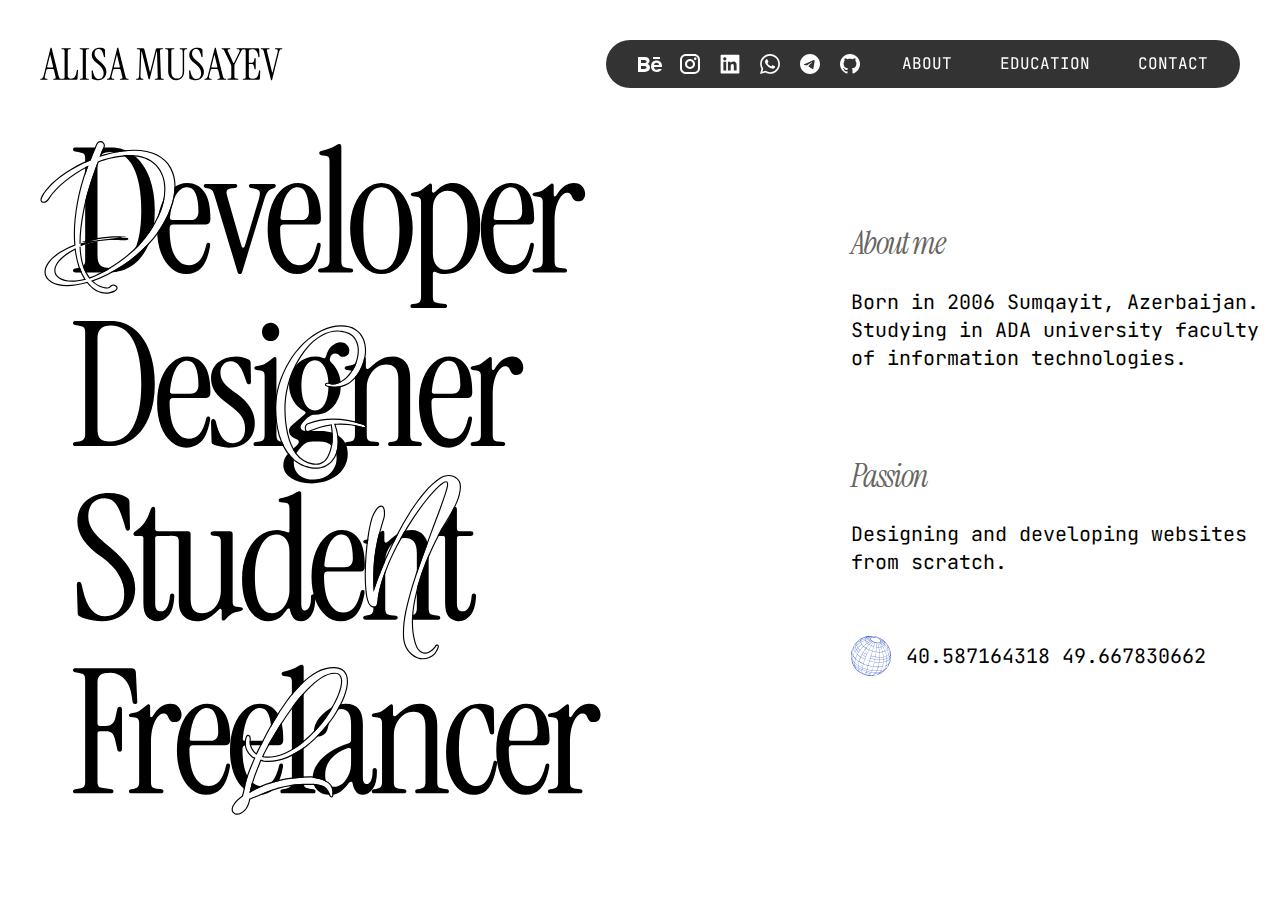
<file: index.html>
<!DOCTYPE html>
<html lang="en">
<head>
    <meta charset="UTF-8">
    <meta name="viewport" content="width=device-width, initial-scale=1.0">
    <title>Alisa Musayev</title>
    <link rel="stylesheet" href="style.css">
    <link rel="preconnect" href="https://fonts.googleapis.com">
    <link rel="preconnect" href="https://fonts.gstatic.com" crossorigin>
    <link href="https://fonts.googleapis.com/css2?family=JetBrains+Mono:ital,wght@0,100..800;1,100..800&display=swap" rel="stylesheet">
    <link rel="preconnect" href="https://fonts.googleapis.com">
    <link rel="preconnect" href="https://fonts.gstatic.com" crossorigin>
    <link href="https://fonts.googleapis.com/css2?family=Instrument+Serif:ital@0;1&display=swap" rel="stylesheet">
</head>
<body>
    <nav> 
        <a href="index.html"><img src="img/logo.svg" alt="" class="logo"></a>
        <div class="header__links">
            <div class="header__icons">
                <a href="https://www.behance.net/zoomxrist" target="_blank"><img src="img/icons/behance.svg" alt="" class="header__icon"></a>
                <a href="https://www.instagram.com/zoom.design/" target="_blank"><img src="img/icons/instagram.svg" alt="" class="header__icon"></a>
                <a href="https://www.linkedin.com/in/%C9%99lisa-musayev-56a969206/" target="_blank"><img src="img/icons/linkedin.svg" alt="" class="header__icon"></a>
                <a href="https://wa.me/+994553384542" target="_blank"><img src="img/icons/whatsapp.svg" alt="" class="header__icon"></a>
                <a href="https://t.me/zoomxrist" target="_blank"><img src="img/icons/telegram.svg" alt="" class="header__icon"></a>
                <a href="https://github.com/amusayevv" target="_blank"><img src="img/icons/github.svg" alt="" class="header__icon"></a>
            </div>

            <div class="header__texts">
                <a href="index.html" class="header__text">About</a>
                <a href="education.html" class="header__text">Education</a>
                <a href="contact.html" class="header__text">Contact</a>
            </div>
        </div>
    </nav>

    <div class="content__flex">
        <img src="img/H1.svg" alt="" class="heading__text">
        
        <div class="content__texts">
            <h5 class="content__header">About me</h5>
            <p class="content__text">Born in 2006 Sumqayit, Azerbaijan. Studying in ADA university faculty of information technologies.</p>
            <h5 class="content__header">Passion</h5>
            <p class="content__text">Designing and developing websites from scratch.</p>
            <a href="https://maps.app.goo.gl/6QfsC179wCPg91XY9" target="_blank" class="location__flex">
                <img src="img/location.svg" alt="" class="location__icon">
                <div class="location__text">40.587164318 49.667830662</div>
            </a>
        </div>
    </div>
</body>

<script src="script.js"></script>
</html>
</file>
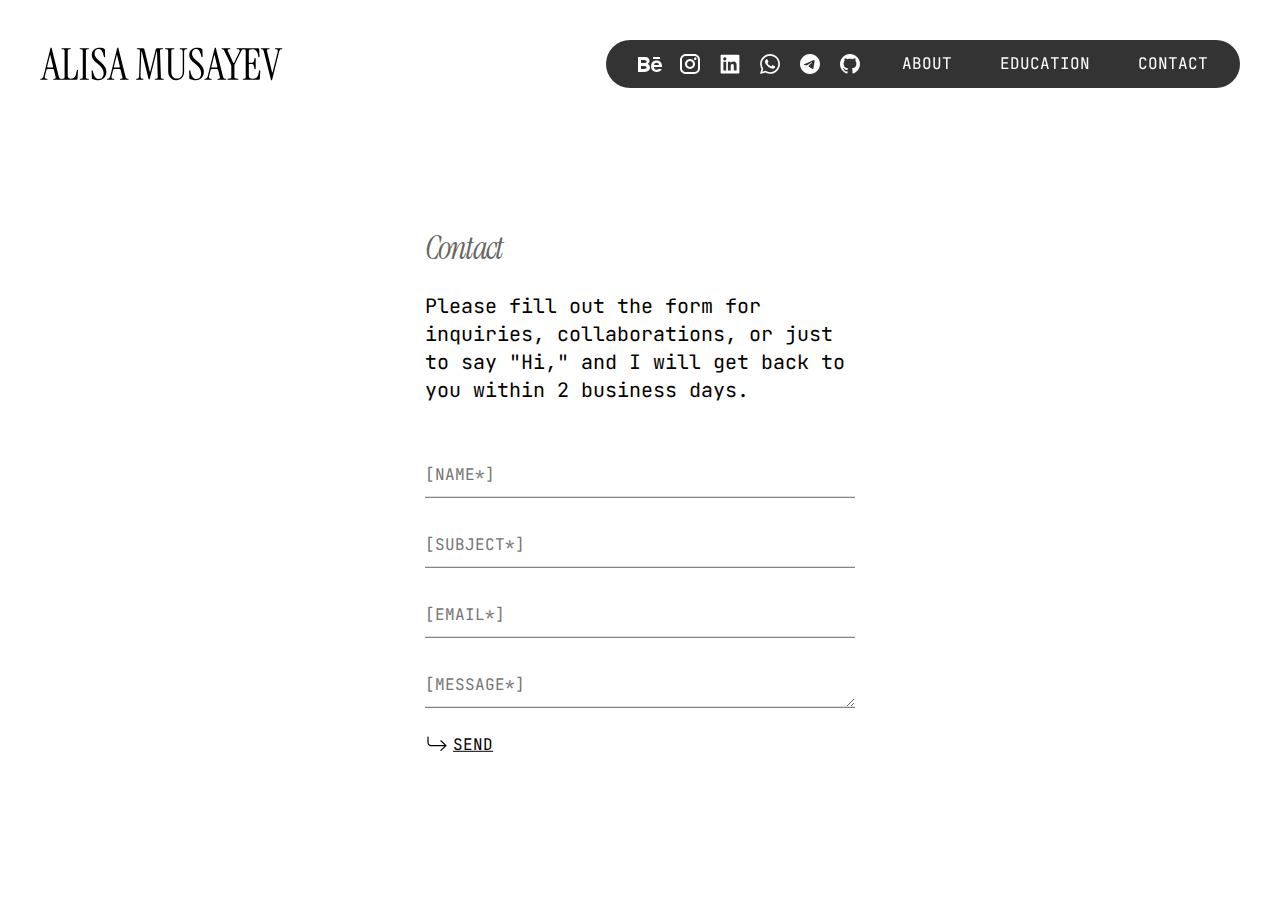
<file: contact.html>
<!DOCTYPE html>
<html lang="en">
<head>
    <meta charset="UTF-8">
    <meta name="viewport" content="width=device-width, initial-scale=1.0">
    <title>Alisa Musayev</title>
    <link rel="stylesheet" href="style.css">
    <link rel="preconnect" href="https://fonts.googleapis.com">
    <link rel="preconnect" href="https://fonts.gstatic.com" crossorigin>
    <link href="https://fonts.googleapis.com/css2?family=JetBrains+Mono:ital,wght@0,100..800;1,100..800&display=swap" rel="stylesheet">
    <link rel="preconnect" href="https://fonts.googleapis.com">
    <link rel="preconnect" href="https://fonts.gstatic.com" crossorigin>
    <link href="https://fonts.googleapis.com/css2?family=Instrument+Serif:ital@0;1&display=swap" rel="stylesheet">
</head>
<body>
    <nav> 
        <a href="index.html"><img src="img/logo.svg" alt="" class="logo"></a>
        <div class="header__links">
            <div class="header__icons">
                <a href="https://www.behance.net/zoomxrist" target="_blank"><img src="img/icons/behance.svg" alt="" class="header__icon"></a>
                <a href="https://www.instagram.com/zoom.design/" target="_blank"><img src="img/icons/instagram.svg" alt="" class="header__icon"></a>
                <a href="https://www.linkedin.com/in/%C9%99lisa-musayev-56a969206/" target="_blank"><img src="img/icons/linkedin.svg" alt="" class="header__icon"></a>
                <a href="https://wa.me/+994553384542" target="_blank"><img src="img/icons/whatsapp.svg" alt="" class="header__icon"></a>
                <a href="https://t.me/zoomxrist" target="_blank"><img src="img/icons/telegram.svg" alt="" class="header__icon"></a>
                <a href="https://github.com/amusayevv" target="_blank"><img src="img/icons/github.svg" alt="" class="header__icon"></a>
            </div>

            <div class="header__texts">
                <a href="index.html" class="header__text">About</a>
                <a href="education.html" class="header__text">Education</a>
                <a href="contact.html" class="header__text">Contact</a>
            </div>
        </div>
    </nav>

    <div class="form__wrapper">
        <div class="form__texts">
            <h5 class="content__header">Contact</h5>
            <p class="content__text">Please fill out the form for inquiries, collaborations, or just to say "Hi," and I will get back to you within 2 business days.</p>    
        </div>
        <form method="POST">
            <input type="text" name="name" id="" placeholder="[NAME*]" required>
            <input type="text" name="subject" id="" placeholder="[SUBJECT*]" required>
            <input type="email" name="email" id="email" placeholder="[EMAIL*]" required>
            <textarea type="text" name="message" id="" rows="1" placeholder="[MESSAGE*]" required></textarea>
            <button type="submit"><img src="img/arrow.svg" alt=""> SEND</button>
        </form>

    </div>
</body>

<script src="script.js"></script>
</html>
</file>
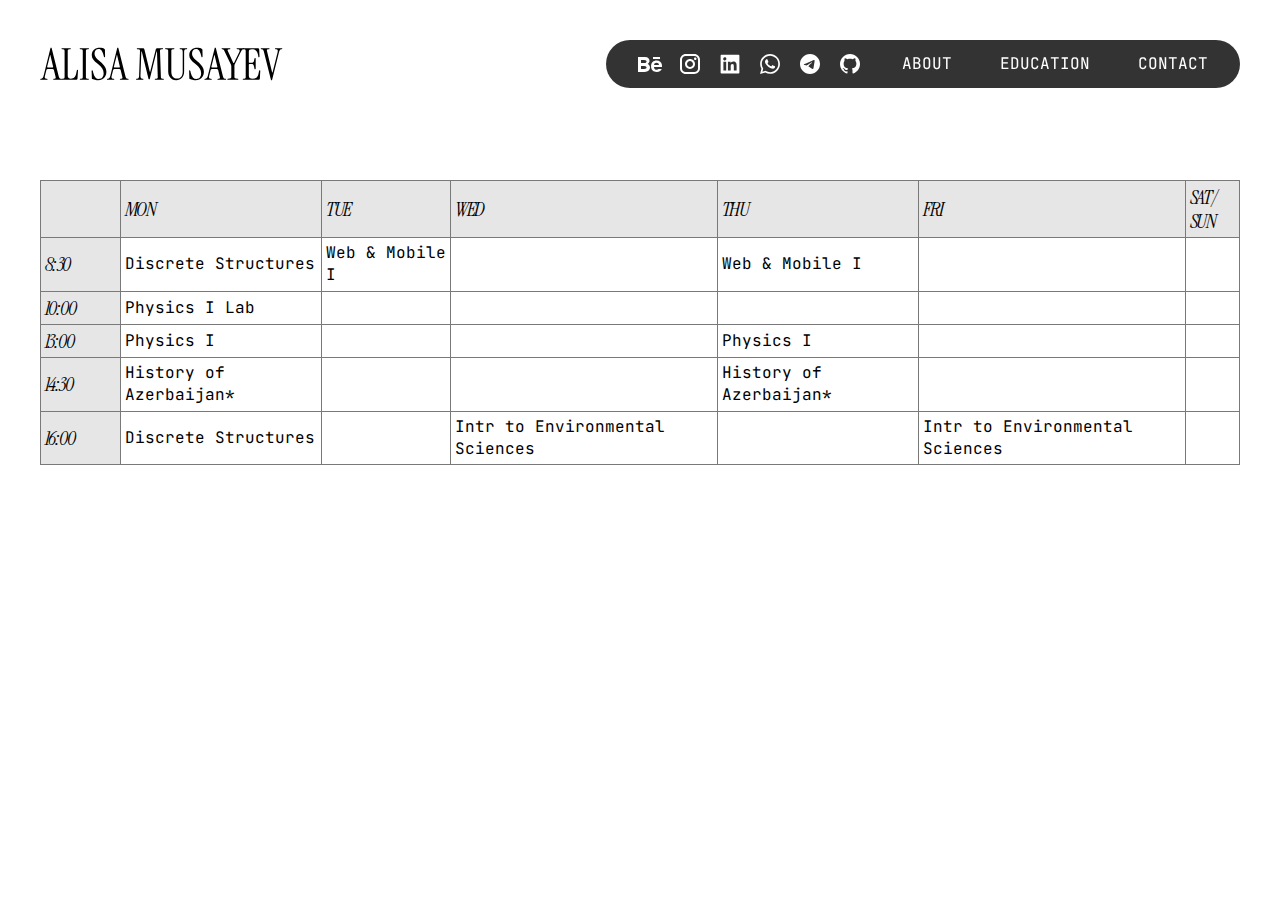
<file: education.html>
<!DOCTYPE html>
<html lang="en">
<head>
    <meta charset="UTF-8">
    <meta name="viewport" content="width=device-width, initial-scale=1.0">
    <title>Alisa Musayev</title>
    <link rel="stylesheet" href="style.css">
    <link rel="preconnect" href="https://fonts.googleapis.com">
    <link rel="preconnect" href="https://fonts.gstatic.com" crossorigin>
    <link href="https://fonts.googleapis.com/css2?family=JetBrains+Mono:ital,wght@0,100..800;1,100..800&display=swap" rel="stylesheet">
    <link rel="preconnect" href="https://fonts.googleapis.com">
    <link rel="preconnect" href="https://fonts.gstatic.com" crossorigin>
    <link href="https://fonts.googleapis.com/css2?family=Instrument+Serif:ital@0;1&display=swap" rel="stylesheet">
</head>
<body>
    <nav> 
        <a href="index.html"><img src="img/logo.svg" alt="" class="logo"></a>
        <div class="header__links">
            <div class="header__icons">
                <a href="https://www.behance.net/zoomxrist" target="_blank"><img src="img/icons/behance.svg" alt="" class="header__icon"></a>
                <a href="https://www.instagram.com/zoom.design/" target="_blank"><img src="img/icons/instagram.svg" alt="" class="header__icon"></a>
                <a href="https://www.linkedin.com/in/%C9%99lisa-musayev-56a969206/" target="_blank"><img src="img/icons/linkedin.svg" alt="" class="header__icon"></a>
                <a href="https://wa.me/+994553384542" target="_blank"><img src="img/icons/whatsapp.svg" alt="" class="header__icon"></a>
                <a href="https://t.me/zoomxrist" target="_blank"><img src="img/icons/telegram.svg" alt="" class="header__icon"></a>
                <a href="https://github.com/amusayevv" target="_blank"><img src="img/icons/github.svg" alt="" class="header__icon"></a>
            </div>

            <div class="header__texts">
                <a href="index.html" class="header__text">About</a>
                <a href="education.html" class="header__text">Education</a>
                <a href="contact.html" class="header__text">Contact</a>
            </div>
        </div>
    </nav>

    <div class="cnt">
        <table>
          <thead>
              <tr>
                  <th scope="col"></th>
                  <th scope="col">MON</th>
                  <th scope="col">TUE</th>
                  <th scope="col">WED</th>
                  <th scope="col">THU</th>
                  <th scope="col">FRI</th>
                  <th scope="col">SAT / SUN</th>
                </tr>
            </thead>

            <tbody>
              <tr>
                <th class="s" scope="row">8:30</th>
                <td class="subject">Discrete Structures</td>
                <td class="subject">Web & Mobile I</td>
                <td class="subject"></td>
                <td class="subject">Web & Mobile I</td>
                <td class="subject"></td>
                <td class="subject"></td>
              </tr>
              <tr>
                <th class="time" scope="row">10:00</th>
                <td class="subject">Physics I Lab</td>
                <td class="subject"></td>
                <td class="subject"></td>
                <td class="subject"></td>
                <td class="subject"></td>
                <td class="subject"></td>
              </tr>
              <tr>
                <th class="time" scope="row">13:00</th>
                <td class="subject">Physics I</td>
                <td class="subject"></td>
                <td class="subject"></td>
                <td class="subject">Physics I</td>
                <td class="subject"></td>
                <td class="subject"></td>
              </tr>
              <tr>
                <th class="time" scope="row">14:30</th>
                <td class="subject">History of Azerbaijan*</td>
                <td class="subject"></td>
                <td class="subject"></td>
                <td class="subject">History of Azerbaijan*</td>
                <td class="subject"></td>
                <td class="subject"></td>
              </tr>
              <tr>
                <th class="time" scope="row">16:00</th>
                <td class="subject">Discrete Structures </td>
                <td class="subject"></td>
                <td class="subject">Intr to Environmental Sciences</td>
                <td class="subject"></td>
                <td class="subject">Intr to Environmental Sciences</td>
                <td class="subject"></td>
              </tr>
            </tbody>
          
      </table>
    </div>
</body>

<script src="script.js"></script>
</html>
</file>
<file: style.css>
/* Reset and base styles  */
* {
	padding: 0px;
	margin: 0px;
	border: none;
}

*,
*::before,
*::after {
	box-sizing: border-box;
}

/* Links */

a, a:link, a:visited  {
    text-decoration: none;
}

a:hover  {
    text-decoration: none;
}

/* Common */

aside, nav, footer, header, section, main {
	display: block;
}

h1, h2, h3, h4, h5, h6, p {
    font-size: inherit;
	font-weight: inherit;
}

ul, ul li {
	list-style: none;
}

img {
	vertical-align: top;
}

img, svg {
	max-width: 100%;
	height: auto;
}

address {
  font-style: normal;
}

/* Form */

input, textarea, button, select {
	font-family: inherit;
    font-size: inherit;
    color: inherit;
    background-color: transparent;
}

input::-ms-clear {
	display: none;
}

button, input[type="submit"] {
    display: inline-block;
    box-shadow: none;
    background-color: transparent;
    background: none;
    cursor: pointer;
}

input:focus, input:active,
button:focus, button:active {
    outline: none;
}

button::-moz-focus-inner {
	padding: 0;
	border: 0;
}

label {
	cursor: pointer;
}

legend {
	display: block;
}

/* ************************************************************************* */

html, body {
    background-color: #fff;
}

body {
    color: #000;
    font-family: "JetBrains Mono";
    font-size: 16px;
    font-style: normal;
    font-weight: 400;
    line-height: 140%;
}

nav {
    width: 100%;
    display: flex;
    justify-content: space-between;
    padding-right: 40px;
    padding-left: 40px;
    align-items: center;
    padding-top: 40px;
    position: fixed;
    top: 0;
    left: 0;
    z-index: 999;
}
.logo {
    mix-blend-mode: difference;
}

.header__links {
    display: flex;
    padding: 12px 32px;
    align-items: center;
    gap: 40px;
    border-radius: 264px;
    background: rgba(0, 0, 0, 0.80);
    backdrop-filter: blur(4px);
}
.header__icons {
    display: flex;
    align-items: center;
    gap: 16px;
}
.header__icon {
    width: 24px;
    height: 24px;
}
a:hover {
    filter: brightness(0) saturate(100%) invert(66%) sepia(6%) saturate(3%) hue-rotate(93deg) brightness(91%) contrast(86%);
}
.header__texts {
    display: flex;
    align-items: center;
    gap: 48px;
}
.header__text {
    color: #FFF;
    font-family: "JetBrains Mono";
    font-size: 16px;
    font-style: normal;
    font-weight: 400;
    line-height: 140%; /* 22.4px */
    text-transform: uppercase;
}
.heading__text {
    margin-top: 140px;
    margin-left: 40px;
    height: 75vh;
}
.content__flex {
    display: flex;
    gap: 250px;
    align-content: center;
    align-items: center;
    
}
.heading__text {
}
.content__texts {

}
h5 {
    color: #686561;
    font-family: "Instrument Serif";
    font-size: 32px;
    font-style: italic;
    font-weight: 400;
    line-height: 120%; /* 38.4px */
    letter-spacing: -1.6px;
    margin-top: 85px;
}
p {
    color: #000;
    font-family: "JetBrains Mono";
    font-size: 20px;
    font-style: normal;
    font-weight: 400;
    line-height: 140%; /* 28px */
    width: 430px;
    margin-top: 25px;
}
.location__flex {
    display: flex;
    gap: 15px;
    align-items: center;
    margin-top: 60px;
}
.location__icon {
}
.location__text {
    color: #000;
    font-family: "JetBrains Mono";
    font-size: 20px;
    font-style: normal;
    font-weight: 400;
    line-height: 140%; /* 28px */
}

.form__wrapper {
    max-width: 430px;
    position: absolute;
    top: 50%;
    left: 50%;
    transform: translate(-50%, -50%);
    display: flex;
    flex-direction: column;
    gap: 48px;
}
.form__texts {
}
input, textarea {
    display: flex;
    padding: 12px 0px;
    align-items: flex-end;
    gap: 8px;
    align-self: stretch;
    border-bottom: 1px solid #686561;
    width: 100%;
    resize: vertical;
}
input:focus, textarea:focus {
    border-bottom: 1px solid #000;
    outline: none;
}

.content__header {
}
form {
    display: flex;
    gap: 24px;
    flex-direction: column;
    align-items: start;
}
.content__text {
}
button:hover {
    filter: brightness(0) saturate(100%) invert(66%) sepia(6%) saturate(3%) hue-rotate(93deg) brightness(91%) contrast(86%);
}
button {
    display: flex;
    align-items: center;
    gap: 4px;
    text-decoration: underline;
}

table {
    text-align: left;
    margin-top: 180px;
    width: 100%;
    margin-right: auto;
    margin-left: auto;
    border-collapse: collapse;
    padding: 0 40px;
}
th {
    color: #000;
    background: #e6e6e6;
    font-family: "Instrument Serif";
    font-size: 20px;
    font-style: italic;
    font-weight: 400;
    line-height: 120%; /* 38.4px */
    letter-spacing: -1.6px;
}
th, td {
    padding: 0;
    margin: 0;
    border: 1px solid #797979;
    border: 1px solid #797979;
    padding: 4px;
}
tr {}
.time {
    width: 80px;
}
.subject {
}

.cnt {
    width: 100%;
    padding: 0 40px;
}
</file>
